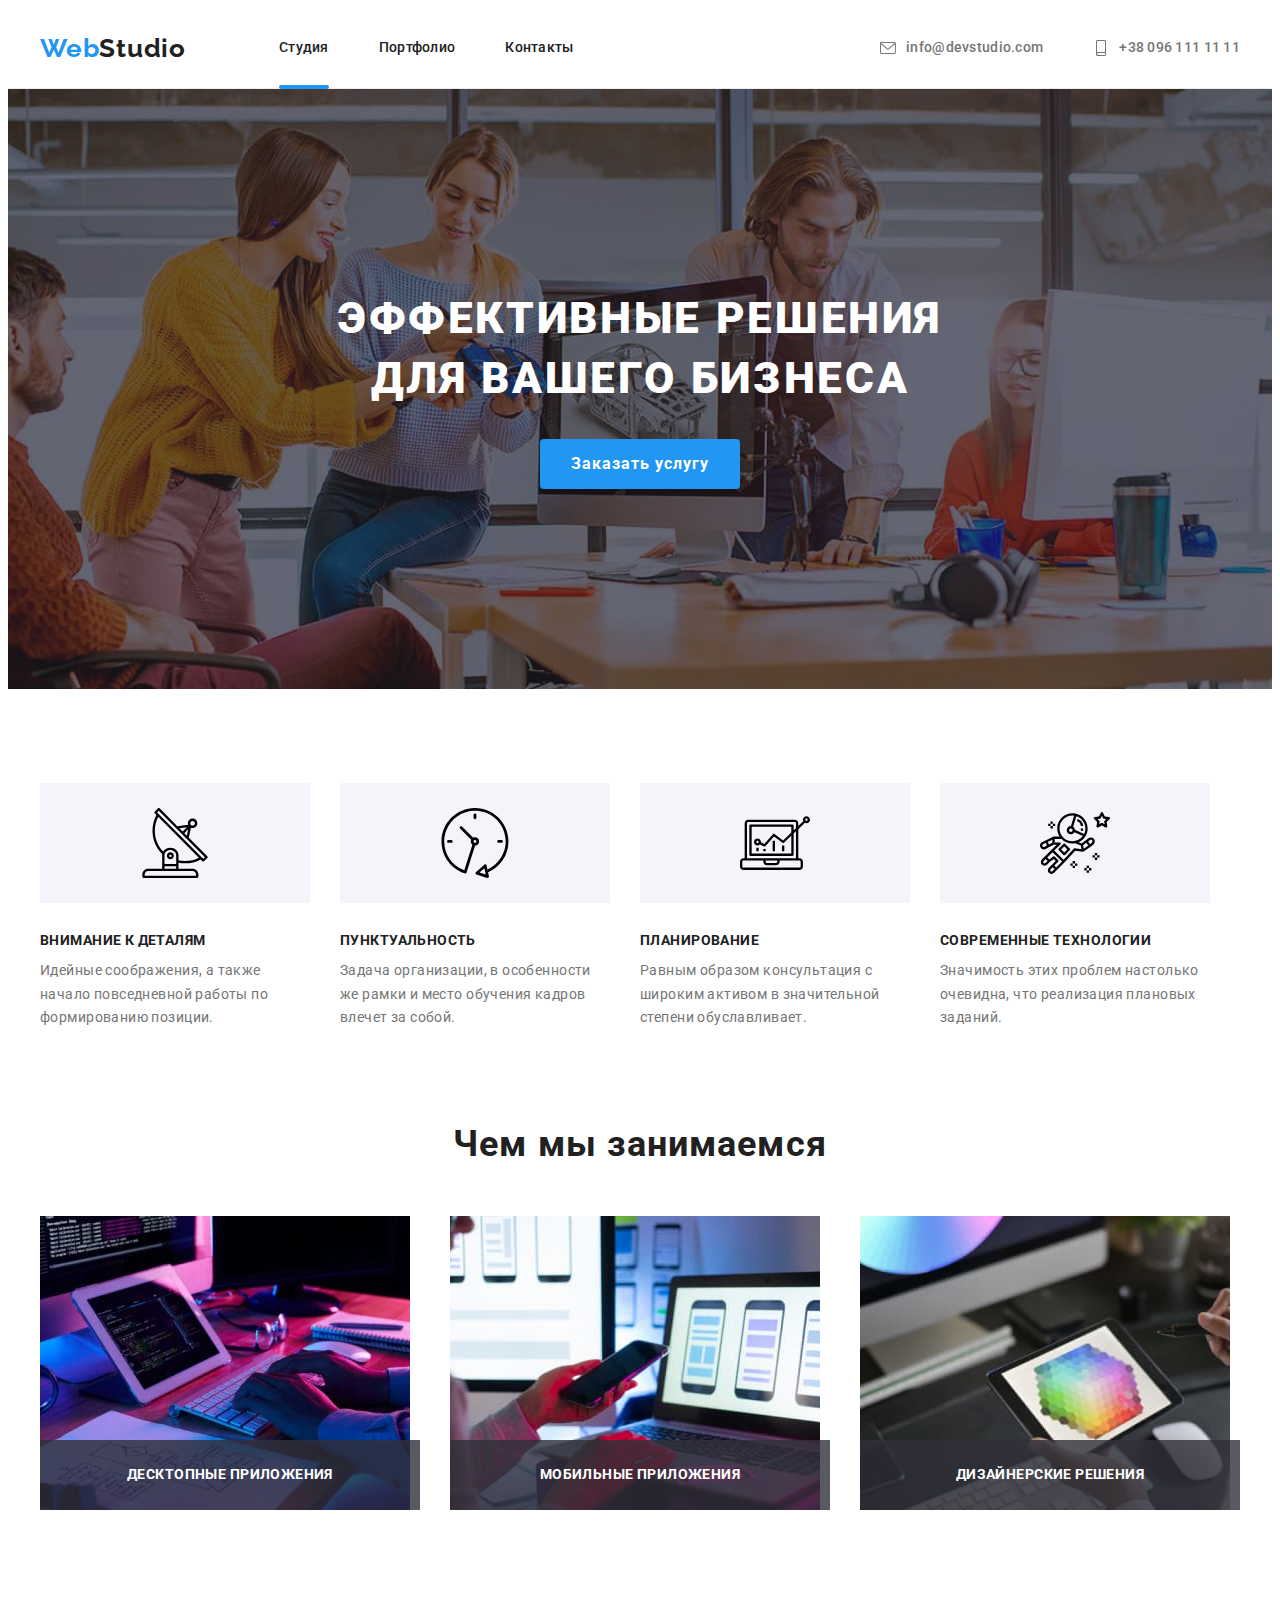
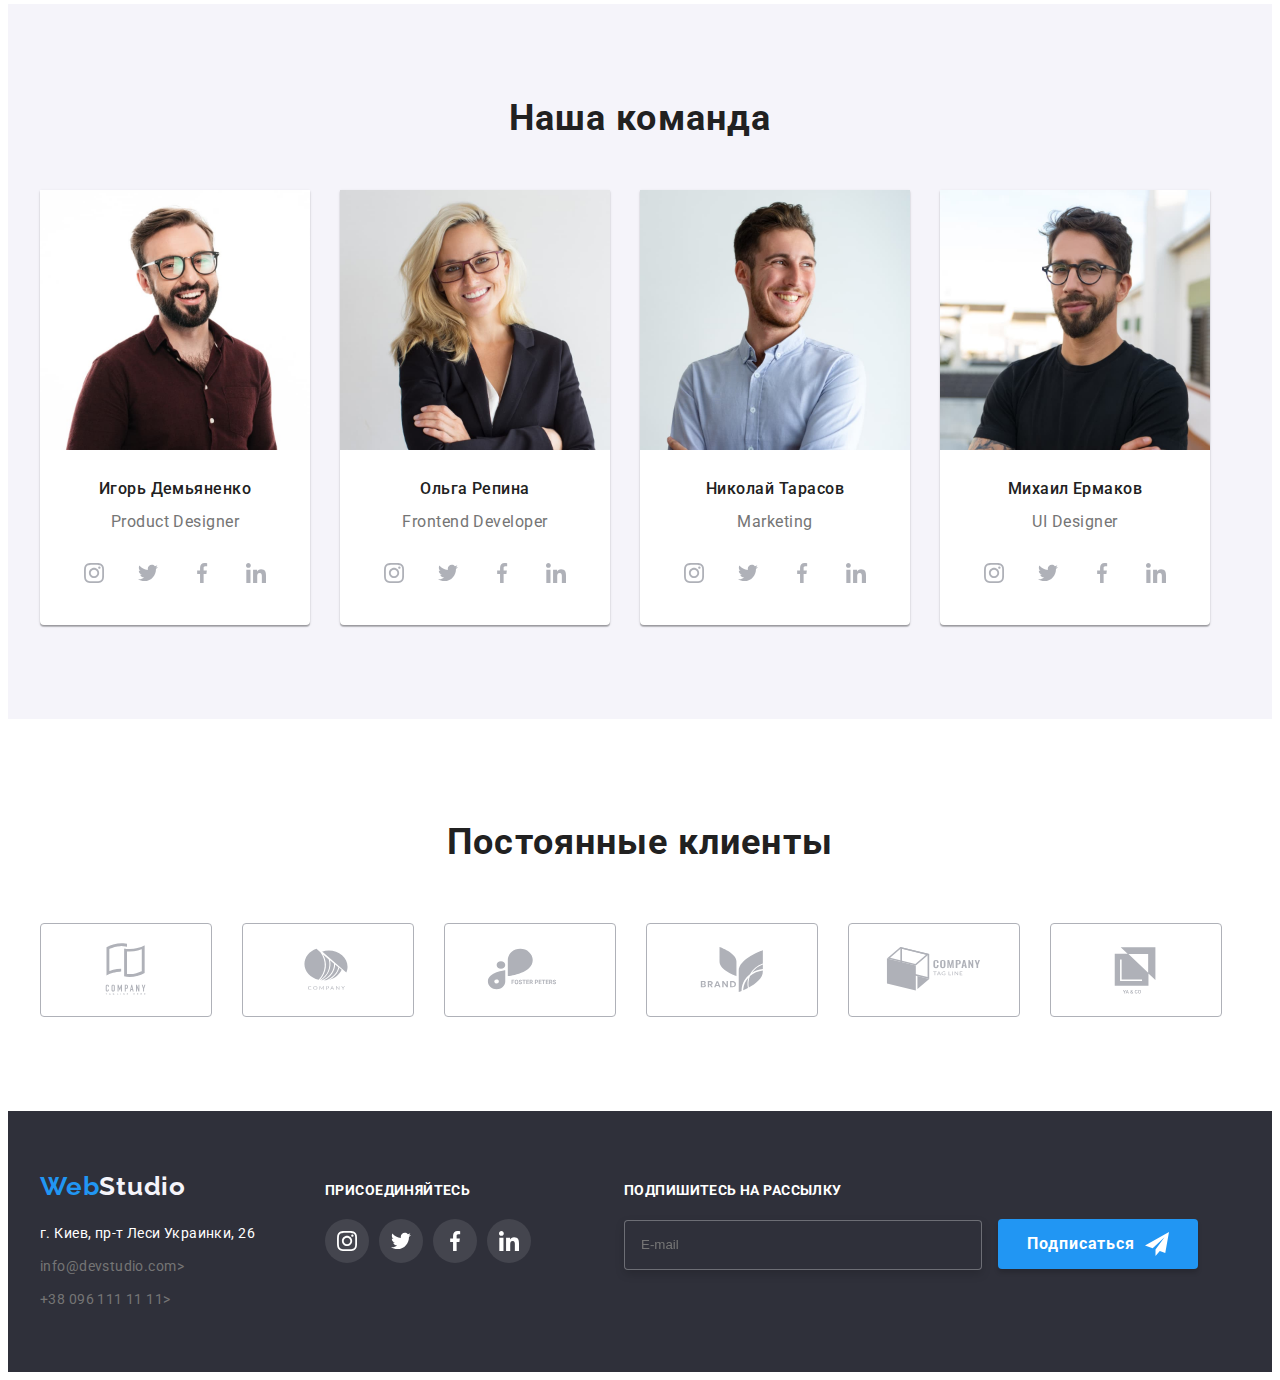
<file: index.html>
<!DOCTYPE html>
<html lang="ru">
    <head>
    <meta charset="UTF-8">
    <meta http-equiv="X-UA-Compatible" content="IE=edge">
    <meta name="viewport" content="width=device-width, initial-scale=1.0">
    <title>Document</title>
    <link rel="preconnect" href="https://fonts.googleapis.com">
    <link rel="preconnect" href="https://fonts.gstatic.com" crossorigin>
    <link href="https://fonts.googleapis.com/css2?family=Raleway:wght@700&family=Roboto:wght@400;500;700;900&display=swap"
        rel="stylesheet">
        <link rel="stylesheet"
            href="https://cdnjs.cloudflare.com/ajax/libs/modern-normalize/1.1.0/modern-normalize.min.css"
            integrity="sha512-wpPYUAdjBVSE4KJnH1VR1HeZfpl1ub8YT/NKx4PuQ5NmX2tKuGu6U/JRp5y+Y8XG2tV+wKQpNHVUX03MfMFn9Q=="
            crossorigin="anonymous" 
            referrerpolicy="no-referrer" 
        />
            
    <link rel="stylesheet" href="./css/main.min.css">
    
</head>
<body>
    <header class="header">
        <div class="container header__container">
        <a class="logo header__logo link"  href=""> Web<span class="logo_blac">Studio</span></a>
        <nav class="site-nav">
            <ul class="list site-list">
                <li class="site-list__item">
                    <a class="link site-list__link current"  href="">
                        Студия</a>
                </li>
                <li class="site-list__item">
                    <a class="link site-list__link"  href="./portfolio.html">Портфолио</a>
                </li>
                <li class="site-list__item">
                    <a class="link site-list__link"  href="">Контакты</a>
                </li>
            </ul>
        </nav>
        <ul class="list site-list connect">
            <li class="header-list"><a class="link header-mail"  href="mailto:info@devstudio.com">
                <svg class="header-social-icon" width="16px" height="16px">
                    <use href="images/icons.svg.svg#icon-envelope"></use>
                </svg>
                info@devstudio.com</a></li>
            <li class="header-list"><a class="link header-tel"  href="tel:+380961111111">
                <svg class="header-social-icon" width="16px" height="16px">
                    <use href="images/icons.svg.svg#icon-smartphone"></use>
                </svg>
                +38 096 111 11 11</a></li>
        </ul>
        </div>
    </header>

    <main>
        <section class="hero">
            <div class="container ">
            <h1 class="hero__title">Эффективные решения для вашего бизнеса</h1>
            <button class="btn hero__btn" type="button" data-modal-open>Заказать услугу</button>
            </div>
        </section>

        <section class="section">
            <div class="container">
            <h2 class="about-title visually-hidden">наши преимущества</h2>
            <ul class="list about__list">
                <li class="about__item">
                    <div class="about__container">
                        <svg width="70px" height="70px">
                        <use href="images/icons.svg.svg#icon-antenna"></use>
                        </svg>
                    </div>
                    <h3 class="about__pre-title">Внимание к деталям</h3>
                    <p class="about__after-title">Идейные соображения, а также начало повседневной работы по формированию позиции.</p>
                </li>
                <li class="about__item">
                    <div class="about__container">
                        <svg width="70px" height="70px">
                            <use href="images/icons.svg.svg#icon-clock"></use>
                        </svg>
                    </div>
                    <h3 class="about__pre-title">Пунктуальность</h3>
                    <p class="about__after-title">Задача организации, в особенности же рамки и место обучения кадров влечет за собой.</p>
                </li>
                <li class="about__item">
                    <div class="about__container">
                        <svg width="70px" height="70px">
                            <use href="images/icons.svg.svg#icon-diagram"></use>
                        </svg>
                    </div>
                    <h3 class="about__pre-title">Планирование</h3>
                    <p class="about__after-title">Равным образом консультация с широким активом в значительной степени обуславливает.</p>
                </li>
                <li class="about__item">
                    <div class="about__container">
                        <svg width="70px" height="70px">
                            <use href="images/icons.svg.svg#icon-astronaut"></use>
                        </svg>
                    </div>
                    <h3 class="about__pre-title">Современные технологии</h3>
                    <p class="about__after-title">Значимость этих проблем настолько очевидна, что реализация плановых заданий.</p>
                </li>
            </ul>
            </div>
        </section>
        <section class="work section">
            <div class="container">
            <h2 class="work__title">Чем мы занимаемся</h2>
            
                <ul class="list work__list">
                    <li class="work__item">
                        <img 
                        src="./images/img.jpg" 
                        alt="робота за монитором"
                        width="370">
                        <h3 class="work__text">Десктопные приложения</h3>
                    </li>
                    <li class="work__item">
                        <img 
                        src="./images/img1.jpg" 
                        alt="телефон подключаеться к ноутбуку"
                        width="370">
                        <h3 class="work__text">Мобильные приложения</h3>
                    </li>
                    <li class="work__item">
                        <img 
                        src="./images/img2.jpg" 
                        alt="робота за планшетом"
                        width="370">
                        <h3 class="work__text">Дизайнерские решения</h3>
                    </li>
                </ul>
            </div>
        </section>
        <section class="team section">
            <div class="container">
            <h2 class="team__title">Наша команда</h2>
                <ul class="team__list">
                    <li class="team__item">
                        <img 
                            src="./images/img3.jpg" 
                            alt="шатен в очках"
                            width="270">
                            <div class="team__description">
                        <h3 class="team__pre-title">Игорь Демьяненко</h3>
                        <p class="team__after-title" lang="en">Product Designer</p>
                        <ul class="social-list list">
                            <li class="social-item">
                                <a href="" 
                                class="social-link">
                            <svg class="social-icon" width="20" height="20">
                                <use href="images/icons.svg.svg#icon-instagram"></use>
                            </svg>
                            </a>
                            </li>
                            <li class="social-item">
                                <a href="" 
                                class="social-link">
                                <svg class="social-icon" width="20" height="20">
                                    <use href="images/icons.svg.svg#icon-twitter"></use>
                                </svg>
                            </a>
                            </li>
                            <li class="social-item">
                                <a href="" 
                                class="social-link">
                                <svg class="social-icon" width="20" height="20">
                                    <use href="images/icons.svg.svg#icon-facebook"></use>
                                </svg>
                            </a>
                            </li>
                            <li class="social-item">
                                <a href="" 
                                class="social-link">
                                <svg class="social-icon" width="20" height="20">
                                    <use href="images/icons.svg.svg#icon-linkedin"></use>
                                </svg>
                            </a>
                            </li>
                        </ul>
                        </div>
                    </li>
                    <li class="team__item">
                        <img 
                            src="./images/img4.jpg" 
                            alt="блондинка"
                            width="270">
                            <div class="team__description">
                        <h3 class="team__pre-title">Ольга Репина</h3>
                        <p class="team__after-title" lang="en">Frontend Developer</p>
                        <ul class="social-list list">
                            <li class="social-item">
                                <a href="" class="social-link">
                                    <svg class="social-icon" width="20" height="20">
                                        <use href="images/icons.svg.svg#icon-instagram"></use>
                                    </svg>
                                </a>
                            </li>
                            <li class="social-item">
                                <a href="" class="social-link">
                                    <svg class="social-icon" width="20" height="20">
                                        <use href="images/icons.svg.svg#icon-twitter"></use>
                                    </svg>
                                </a>
                            </li>
                            <li class="social-item">
                                <a href="" class="social-link">
                                    <svg class="social-icon" width="20" height="20">
                                        <use href="images/icons.svg.svg#icon-facebook"></use>
                                    </svg>
                                </a>
                            </li>
                            <li class="social-item">
                                <a href="" class="social-link">
                                    <svg class="social-icon" width="20" height="20">
                                        <use href="images/icons.svg.svg#icon-linkedin"></use>
                                    </svg>
                                </a>
                            </li>
                        </ul>
                            </div>
                    </li>
                    <li class="team__item">
                        <img 
                            src="./images/img5.jpg" 
                            alt="шатен"
                            width="270">
                            <div class="team__description">
                        <h3 class="team__pre-title">Николай Тарасов</h3>
                        <p class="team__after-title" lang="en">Marketing</p>
                        <ul class="social-list list">
                            <li class="social-item">
                                <a href="" class="social-link">
                                    <svg class="social-icon" width="20" height="20">
                                        <use href="images/icons.svg.svg#icon-instagram"></use>
                                    </svg>
                                </a>
                            </li>
                            <li class="social-item">
                                <a href="" class="social-link">
                                    <svg class="social-icon" width="20" height="20">
                                        <use href="images/icons.svg.svg#icon-twitter"></use>
                                    </svg>
                                </a>
                            </li>
                            <li class="social-item">
                                <a href="" class="social-link">
                                    <svg class="social-icon" width="20" height="20">
                                        <use href="images/icons.svg.svg#icon-facebook"></use>
                                    </svg>
                                </a>
                            </li>
                            <li class="social-item">
                                <a href="" class="social-link">
                                    <svg class="social-icon" width="20" height="20">
                                        <use href="images/icons.svg.svg#icon-linkedin"></use>
                                    </svg>
                                </a>
                            </li>
                        </ul>
                            </div>
                    </li>
                    <li class="team__item">
                        <img 
                            src="./images/img6.jpg" 
                            alt="брюнет"
                            width="270">
                            <div class="team__description">
                        <h3 class="team__pre-title">Михаил Ермаков</h3>
                        <p class="team__after-title" lang="en">UI Designer</p>
                        <ul class="social-list list">
                            <li class="social-item">
                                <a href="" class="social-link">
                                    <svg class="social-icon" width="20" height="20">
                                        <use href="images/icons.svg.svg#icon-instagram"></use>
                                    </svg>
                                </a>
                            </li>
                            <li class="social-item">
                                <a href="" class="social-link">
                                    <svg class="social-icon" width="20" height="20">
                                        <use href="images/icons.svg.svg#icon-twitter"></use>
                                    </svg>
                                </a>
                            </li>
                            <li class="social-item">
                                <a href="" class="social-link">
                                    <svg class="social-icon" width="20" height="20">
                                        <use href="images/icons.svg.svg#icon-facebook"></use>
                                    </svg>
                                </a>
                            </li>
                            <li class="social-item">
                                <a href="" class="social-link">
                                    <svg class="social-icon" width="20" height="20">
                                        <use href="images/icons.svg.svg#icon-linkedin"></use>
                                    </svg>
                                </a>
                            </li>
                        </ul>
                            </div>
                    </li>
                </ul>
                </div>
        </section>
        <section class="section">
            <div class="container">
            <h2 class="client__title">Постоянные клиенты</h2>
            <ul class="client__list list">
                <li class="client__item">
                    <a href="" class="client__link">
                        <svg class="client__icon" width="106" height="60">
                        <use href="images/icons.svg.svg#icon-logo1"></use>
                        </svg>
                    </a>
                </li>
                <li class="client__item">
                    <a href="" class="client__link">
                        <svg class="client__icon" width="106" height="60">
                            <use href="images/icons.svg.svg#icon-logo2"></use>
                        </svg>
                    </a>
                </li>
                <li class="client__item">
                    <a href="" class="client__link">
                        <svg class="client__icon" width="106" height="60">
                            <use href="images/icons.svg.svg#icon-logo3"></use>
                        </svg>
                    </a>
                </li>
                <li class="client__item">
                    <a href="" class="client__link">
                        <svg class="client__icon" width="106" height="60">
                            <use href="images/icons.svg.svg#icon-logo4"></use>
                        </svg>
                    </a>
                </li>
                <li class="client__item">
                    <a href="" class="client__link">
                        <svg class="client__icon" width="106" height="60">
                            <use href="images/icons.svg.svg#icon-logo5"></use>
                        </svg>
                    </a>
                </li>
                <li class="client__item">
                    <a href="" class="client__link">
                        <svg class="client__icon" width="106" height="60">
                            <use href="images/icons.svg.svg#icon-logo6"></use>
                        </svg>
                    </a>
                </li>
            </ul>
            </div>
        </section>
    </main>
    <footer class="footer">
        <div class="container footer__container">
            <div class="footer__address">
            <a class="logo link" href="">Web<span class="logo_white">Studio</span></a>
            <address>
                <ul class="list footer__list">
                    <li><a class="footer__pre-link" href="">г. Киев, пр-т Леси Украинки, 26</a></li>
                    <li><a class="footer__link" href="mailto:info@devstudio.com">info@devstudio.com></a></li>
                    <li><a class="footer__link" href="tel:+380961111111">+38 096 111 11 11></a></li>
                </ul>
            </address>
            </div>
            <div class="footer__social">
                <p class="footer__title">присоединяйтесь</p>
                <ul class="join__list list">
                    <li class="join__item">
                        <a href="" class="join__link">
                            <svg class="join__icon" width="20" height="20">
                                <use href="images/icons.svg.svg#icon-instagram"></use>
                            </svg>
                        </a>
                    </li>
                    <li class="join__item">
                        <a href="" class="join__link">
                            <svg class="join__icon" width="20" height="20">
                                <use href="images/icons.svg.svg#icon-twitter"></use>
                            </svg>
                        </a>
                    </li>
                    <li class="join__item">
                        <a href="" class="join__link">
                            <svg class="join__icon" width="20" height="20">
                                <use href="images/icons.svg.svg#icon-facebook"></use>
                            </svg>
                        </a>
                    </li>
                    <li class="join__item">
                        <a href="" class="join__link">
                            <svg class="join__icon" width="20" height="20">
                                <use href="images/icons.svg.svg#icon-linkedin"></use>
                            </svg>
                        </a>
                    </li>
                </ul>
            </div>
            <div class="footer__subscribe">
                <p class="footer__title">Подпишитесь на рассылку</p>
                <input
                name="E-mail"
                class="footer__input"
                placeholder="E-mail"
                type="email">
                <button type="submit" class="btn footer__btn">Подписаться<svg class="submit__icon" width="24" height="24">
                    <use href="images/icons.svg.svg#icon-telega"></use>
                </svg></button>
            </div>
        </div>
        
    </footer>
    <div class="backdrop is-hidden" data-modal>
        <div class="modal" >
            <button type="button" class="modal__close" data-modal-close>
                <svg width="18" height="18">
                    <use href="images/icons.svg.svg#icon-close-black"></use>
                </svg>
            </button>
            <p class="modal__title">Оставьте свои данные, мы вам перезвоним</p>
            <form action="#">
                <div class="form__field">
                <label class="input__text" for="user-name">Имя</label>
                <div class="input__warp">
                    <input 
                    name="user-name"
                    type="text" 
                    class="forn__input"
                    id="user-name"
                    >
                    <svg class="input__icon" width="18" height="18">
                        <use href="./images/icons.svg.svg#icon-person"></use>
                    </svg>
                    </div>
                </div>
                <div class="form__field">
                    <label class="input__text" for="user-tel">Телефон</label>
                    <div class="input__warp">
                    <input 
                    name="user-tel"
                    type="tel" 
                    class="forn__input"
                    id="user-tel"
                    >
                    <svg class="input__icon" width="18" height="18">
                        <use href="./images/icons.svg.svg#icon-user-tel"></use>
                    </svg>
                    </div>
                </div>
                <div class="form__field">
                    <label class="input__text" for="user-email">Почта</label>
                    <div class="input__warp">
                    <input 
                    name="user-email"
                    type="email" 
                    class="forn__input"
                    id="user-email"
                    >
                    <svg class="input__icon" width="18" height="18">
                        <use href="./images/icons.svg.svg#icon-user-email"></use>
                    </svg>
                    </div>
                </div>
                <div class="form__field-textarea">
                    <label class="input__text" for="user-text">Комментарий</label>
                <textarea 
                    class="form__text" 
                    id="user-text"
                    placeholder="Введите текст"></textarea></div>
                <div class="form__field-check">
                    <input 
                    type="checkbox"
                    name="policy"
                    id="policy"
                    class="policy__check visually-hidden"
                    >
                    <label for="policy" class="check__text">
                        Соглашаюсь с рассылкой и принимаю<span class="check__span">Условия договора</span>
                    </label>
                </div>

                <div class="form__button">
                    <button type="submit" class="btn">
                        Отправить
                    </button>
                </div>
               
            </form>
        </div>
    </div>
    <script src="./js/modal.js"></script>
</body>
</html>
</file>
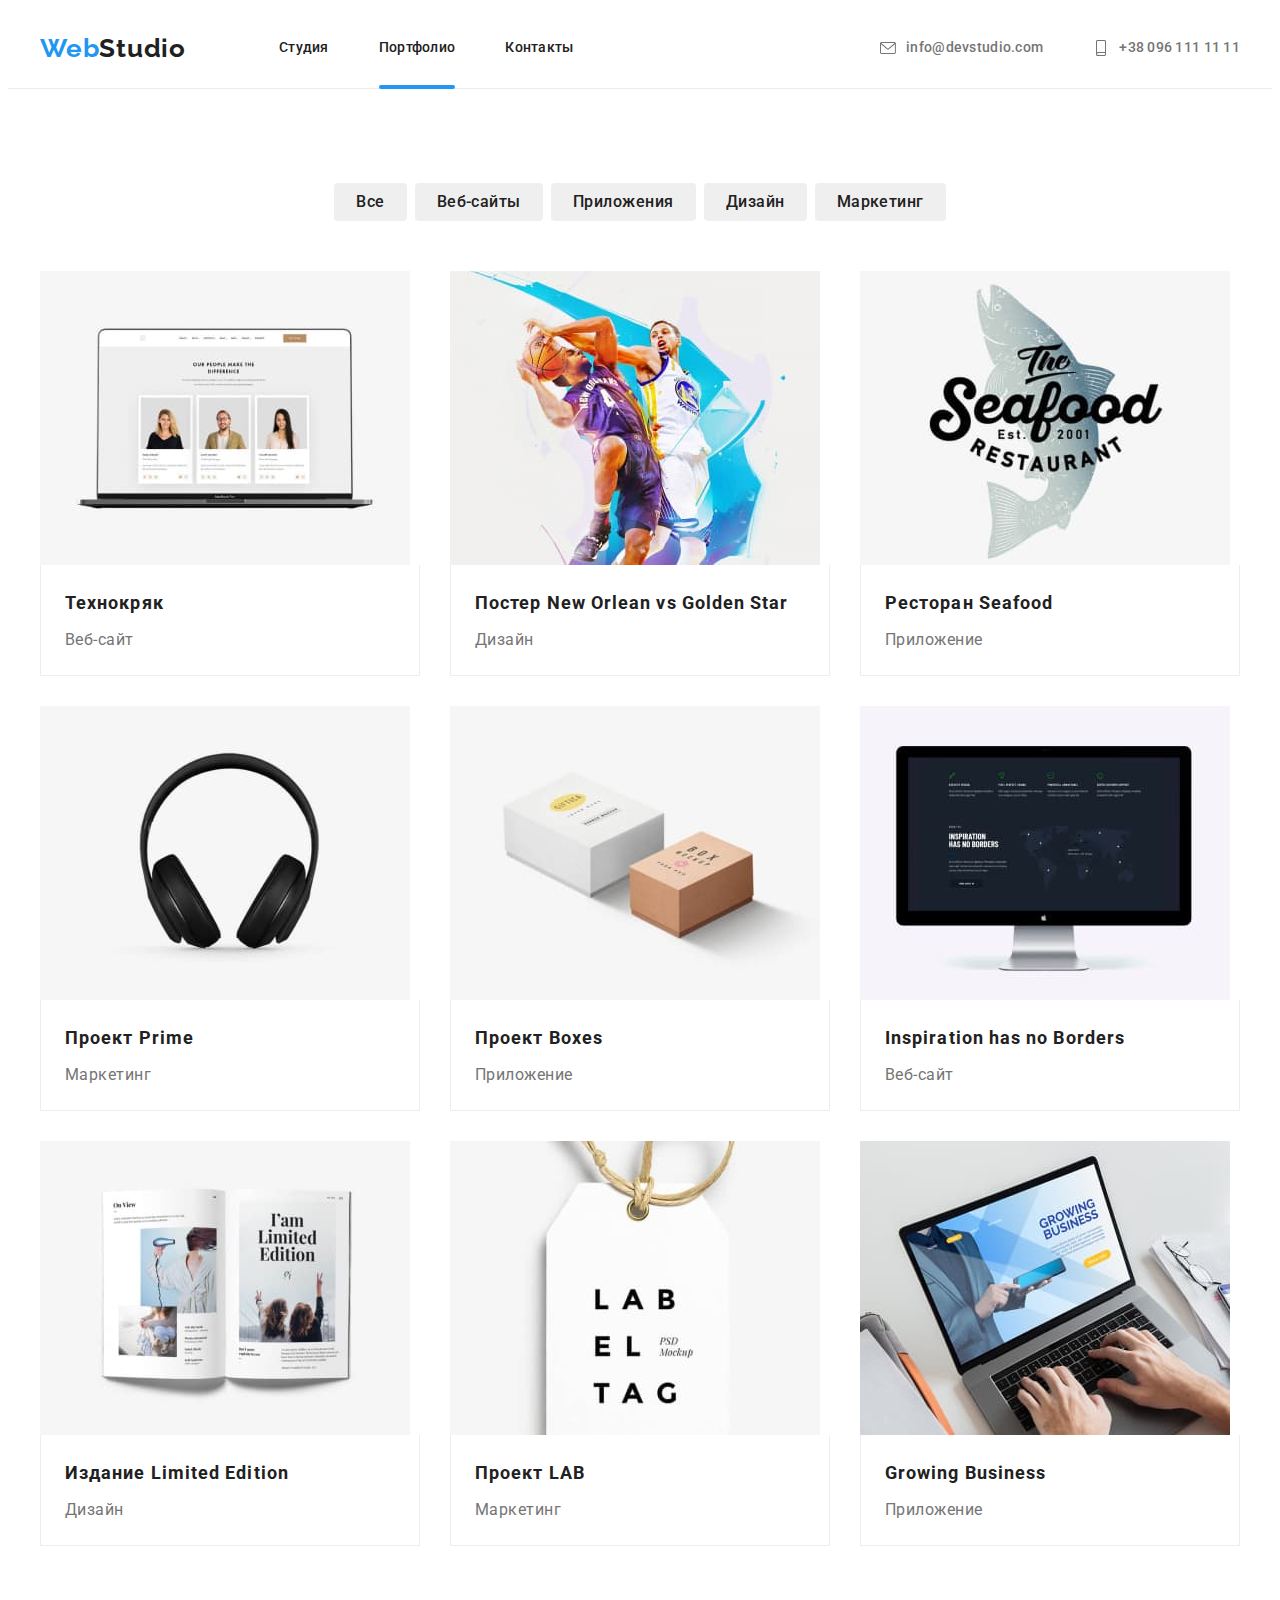
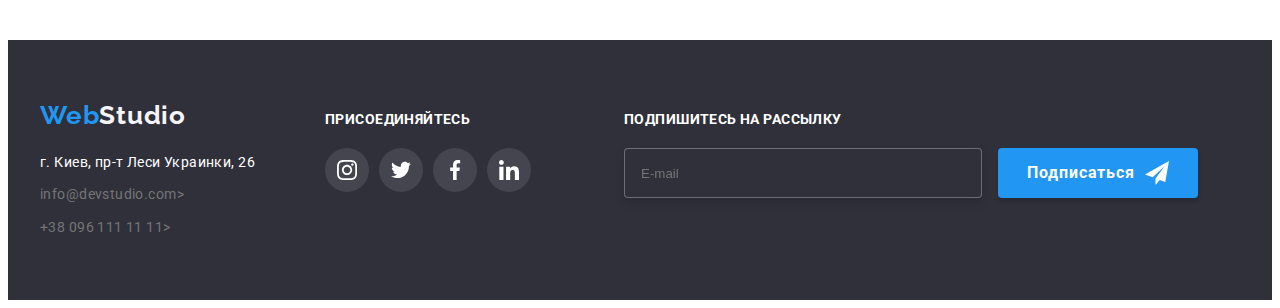
<file: portfolio.html>
<!DOCTYPE html>
<html lang="ru">
<head>
    <meta charset="UTF-8">
    <meta http-equiv="X-UA-Compatible" content="IE=edge">
    <meta name="viewport" content="width=device-width, initial-scale=1.0">
    <title>Document</title>
        <link rel="preconnect" href="https://fonts.googleapis.com">
        <link rel="preconnect" href="https://fonts.gstatic.com" crossorigin>
        <link href="https://fonts.googleapis.com/css2?family=Raleway:wght@700&family=Roboto:wght@400;500;700;900&display=swap"
            rel="stylesheet">
            <link rel="stylesheet" href="https://cdnjs.cloudflare.com/ajax/libs/modern-normalize/1.1.0/modern-normalize.min.css"
                integrity="sha512-wpPYUAdjBVSE4KJnH1VR1HeZfpl1ub8YT/NKx4PuQ5NmX2tKuGu6U/JRp5y+Y8XG2tV+wKQpNHVUX03MfMFn9Q=="
                crossorigin="anonymous" referrerpolicy="no-referrer" />
        <link rel="stylesheet" href="./css/main.min.css">
</head>
<body>
    <header class="header">
        <div class="container header__container">
        <a class="logo header__logo link"  href=""> Web<span class="logo_blac">Studio</span></a>
        <nav class="site-nav">
            <ul class="list site-list">
                <li class="site-list__item">
                    <a class="link site-list__link"  href="./index.html">
                        Студия</a>
                </li>
                <li class="site-list__item">
                    <a class="link site-list__link current"  href="./portfolio.html">Портфолио</a>
                </li>
                <li class="site-list__item">
                    <a class="link site-list__link"  href="">Контакты</a>
                </li>
            </ul>
        </nav>
        <ul class="list site-list connect">
            <li class="header-list"><a class="link header-mail"  href="mailto:info@devstudio.com">
                <svg class="header-social-icon" width="16px" height="16px">
                    <use href="images/icons.svg.svg#icon-envelope"></use>
                </svg>
                info@devstudio.com</a></li>
            <li class="header-list"><a class="link header-tel"  href="tel:+380961111111">
                <svg class="header-social-icon" width="16px" height="16px">
                    <use href="images/icons.svg.svg#icon-smartphone"></use>
                </svg>
                +38 096 111 11 11</a></li>
        </ul>
        </div>
    </header>
    <main>
        <section class="section">
            <div class="container">
            <h1 class="visually-hidden">Портфолио</h1>
            <ul class="list filter__list">
                <li class="filter__item">
                    <button class="filter__btn" type="button">Все</button>
                </li>
                <li class="filter__item">
                    <button class="filter__btn" type="button">Веб-сайты</button>
                </li>
                <li class="filter__item">
                    <button class="filter__btn" type="button">Приложения</button>
                </li>
                <li class="filter__item">
                    <button class="filter__btn" type="button">Дизайн</button>
                </li>
                <li class="filter__item">
                    <button class="filter__btn" type="button">Маркетинг</button>
                </li>
            </ul>
            <ul class="list card__list">
                <li class="card__item">
                    <a class="link card__link" href="">
                        <div class="card__thumb">
                            <img src="./images/img7.jpg" alt="ноутбук" width="370">
                            <h3 class="card__text-to">Технокряк это современная площадка распространения коронавируса. Компании используют эту
                                платформу для цифрового
                                шпионажа и атак на защищённые сервера конкурентов.</h3>
                            </div>
                            <div class="card__info">
                            <h2 class="card__text">Технокряк</h2>
                            <p class="card__after-text">Веб-сайт</p>
                        </div>
                    </a>
                </li>
                <li class="card__item">
                    <a class="link card__link" href="">
                        <div class="card__thumb">
                            <img src="./images/img8.jpg" alt="баскедбол" width="370">
                            <h3 class="card__text-to">Технокряк это современная площадка распространения коронавируса. Компании используют эту
                                платформу для цифрового
                                шпионажа и атак на защищённые сервера конкурентов.</h3>
                            </div>
                            <div class="card__info">
                            <h2 class="card__text">Постер New Orlean vs Golden Star</h2>
                            <p class="card__after-text">Дизайн</p>
                        </div>
                    </a>
                </li>
                <li class="card__item">
                    <a class="link card__link" href="">
                        <div class="card__thumb">
                            <img src="./images/img9.jpg" alt="рыбка" width="370">
                            <h3 class="card__text-to">Технокряк это современная площадка распространения коронавируса. Компании используют эту
                                платформу для цифрового
                                шпионажа и атак на защищённые сервера конкурентов.</h3>
                            </div>
                            <div class="card__info">
                            <h2 class="card__text">Ресторан Seafood</h2>
                            <p class="card__after-text">Приложение</p>
                        </div>
                    </a>
                </li>
                <li class="card__item">
                    <a class="link card__link" href="">
                        <div class="card__thumb">
                            <img src="./images/img10.jpg" alt="наушники" width="370">
                            <h3 class="card__text-to">Технокряк это современная площадка распространения коронавируса. Компании используют эту
                                платформу для цифрового
                                шпионажа и атак на защищённые сервера конкурентов.</h3>
                            </div>
                            <div class="card__info">
                            <h2 class="card__text">Проект Prime</h2>
                            <p class="card__after-text">Маркетинг</p>
                        </div>
                    </a>
                </li>
                <li class="card__item">
                    <a class="link card__link" href="">
                        <div class="card__thumb">
                            <img src="./images/img11.jpg" alt="коробки" width="370">
                            <h3 class="card__text-to">Технокряк это современная площадка распространения коронавируса. Компании используют эту
                                платформу для цифрового
                                шпионажа и атак на защищённые сервера конкурентов.</h3>
                            </div>
                            <div class="card__info">
                            <h2 class="card__text">Проект Boxes</h2>
                            <p class="card__after-text">Приложение</p>
                        </div>
                    </a>
                </li>
                <li class="card__item">
                    <a class="link card__link" href="">
                        <div class="card__thumb">
                            <img src="./images/img12.jpg" alt="моник" width="370">
                            <h3 class="card__text-to">Технокряк это современная площадка распространения коронавируса. Компании используют эту
                                платформу для цифрового
                                шпионажа и атак на защищённые сервера конкурентов.</h3>
                            </div>
                            <div class="card__info">
                            <h2 class="card__text">Inspiration has no Borders</h2>
                            <p class="card__after-text">Веб-сайт</p>
                        </div>
                    </a>
                </li>
                <li class="card__item">
                    <a class="link card__link" href="">
                        <div class="card__thumb">
                            <img src="./images/img13.jpg" alt="книга" width="370">
                            <h3 class="card__text-to">Технокряк это современная площадка распространения коронавируса. Компании используют эту
                                платформу для цифрового
                                шпионажа и атак на защищённые сервера конкурентов.</h3>
                            </div>
                            <div class="card__info">
                            <h2 class="card__text">Издание Limited Edition</h2>
                            <p class="card__after-text">Дизайн</p>
                        </div>
                    </a>
                </li>
                <li class="card__item">
                    <a class="link card__link" href="">
                        <div class="card__thumb">
                            <img src="./images/img14.jpg" alt="етикетка" width="370">
                            <h3 class="card__text-to">Технокряк это современная площадка распространения коронавируса. Компании используют эту
                                платформу для цифрового
                                шпионажа и атак на защищённые сервера конкурентов.</h3>
                            </div>
                            <div class="card__info">
                            <h2 class="card__text">Проект LAB</h2>
                            <p class="card__after-text">Маркетинг</p>
                        </div>
                    </a>
                </li>
                <li class="card__item">
                    <a class="link card__link" href="">
                        <div class="card__thumb">
                            <img src="./images/img15.jpg" alt="ноутбук2" width="370">
                            <h3 class="card__text-to">Технокряк это современная площадка распространения коронавируса. Компании используют эту
                                платформу для цифрового
                                шпионажа и атак на защищённые сервера конкурентов.</h3>
                            </div>
                            <div class="card__info">
                            <h2 class="card__text">Growing Business</h2>
                            <p class="card__after-text">Приложение</p>
                        </div>
                    </a>
                </li>
            </ul>
            </div>
        </section>
    </main>
    <footer class="footer">
        <div class="container footer__container">
            <div class="footer__address">
            <a class="logo link" href="">Web<span class="logo_white">Studio</span></a>
            <address>
                <ul class="list footer__list">
                    <li><a class="footer__pre-link" href="">г. Киев, пр-т Леси Украинки, 26</a></li>
                    <li><a class="footer__link" href="mailto:info@devstudio.com">info@devstudio.com></a></li>
                    <li><a class="footer__link" href="tel:+380961111111">+38 096 111 11 11></a></li>
                </ul>
            </address>
            </div>
            <div class="footer__social">
                <p class="footer__title">присоединяйтесь</p>
                <ul class="join__list list">
                    <li class="join__item">
                        <a href="" class="join__link">
                            <svg class="join__icon" width="20" height="20">
                                <use href="images/icons.svg.svg#icon-instagram"></use>
                            </svg>
                        </a>
                    </li>
                    <li class="join__item">
                        <a href="" class="join__link">
                            <svg class="join__icon" width="20" height="20">
                                <use href="images/icons.svg.svg#icon-twitter"></use>
                            </svg>
                        </a>
                    </li>
                    <li class="join__item">
                        <a href="" class="join__link">
                            <svg class="join__icon" width="20" height="20">
                                <use href="images/icons.svg.svg#icon-facebook"></use>
                            </svg>
                        </a>
                    </li>
                    <li class="join__item">
                        <a href="" class="join__link">
                            <svg class="join__icon" width="20" height="20">
                                <use href="images/icons.svg.svg#icon-linkedin"></use>
                            </svg>
                        </a>
                    </li>
                </ul>
            </div>
            <div class="footer__subscribe">
                <p class="footer__title">Подпишитесь на рассылку</p>
                <input
                name="E-mail"
                class="footer__input"
                placeholder="E-mail"
                type="email">
                <button type="submit" class="btn footer__btn">Подписаться<svg class="submit__icon" width="24" height="24">
                    <use href="images/icons.svg.svg#icon-telega"></use>
                </svg></button>
            </div>
        </div>
        
    </footer>
</body>
</html>
</file>
<file: css/main.min.css>
:root{--header-color: #212121;--accent-color: #2196f3;--first-title-color: #2f303a;--second-title-color: #e5e5e5;--footer-color: #757575;--one-title-color: #ffffff;--icon-color: #afb1b8}body{font-family:'Roboto', sans-serif;color:var(--header-color);background:var(--one-title-color)}p,h1,h2,h3,h4,h5,h6{margin:0}ul{margin:0;padding:0}img{display:block}.list{list-style:none}.link{text-decoration:none}.foot-pointer{cursor:default}.section{padding-top:94px;padding-bottom:94px}.container{width:1200px;padding-left:15px;padding-right:15px;margin:0 auto}.logo{font-family:'Raleway';font-weight:700;font-size:26px;line-height:1.19;letter-spacing:0.03em;color:#2196f3}.current{color:var(--accent-color);display:-webkit-box;display:-ms-flexbox;display:flex;position:relative}.current::after{content:'';width:100%;height:4px;position:absolute;background-color:var(--accent-color);border-radius:2px;left:0;bottom:-1px}.btn{cursor:pointer;font-family:inherit;font-weight:700;font-size:16px;line-height:1.87;text-align:center;letter-spacing:0.06em;color:#ffffff;background-color:var(--accent-color);-webkit-box-shadow:0px 4px 4px rgba(0,0,0,0.15);box-shadow:0px 4px 4px rgba(0,0,0,0.15);border-radius:4px;border:none;min-width:200px;min-height:50px;-webkit-transition:background-color 250ms cubic-bezier(0.4, 0, 0.2, 1);transition:background-color 250ms cubic-bezier(0.4, 0, 0.2, 1)}.btn:hover,.btn:focus{background-color:#188ce8}.visually-hidden{position:absolute;white-space:nowrap;width:1px;height:1px;overflow:hidden;border:0;padding:0;clip:rect(0 0 0 0);-webkit-clip-path:inset(50%);clip-path:inset(50%);margin:-1px}.header{border-bottom:1px solid #ececec;background-color:var(--one-title-color)}.site-list{display:-webkit-box;display:-ms-flexbox;display:flex}.header__container{display:-webkit-box;display:-ms-flexbox;display:flex;-webkit-box-align:center;-ms-flex-align:center;align-items:center}.connect{margin-left:auto}.logo_blac{color:#212121}.header__logo{margin-right:93px}.site-list__item:not(:last-child){margin-right:50px}.header-list:not(:last-child){margin-right:50px}.site-list__link{font-weight:500;font-size:14px;line-height:1.14;letter-spacing:0.02em;color:var(--header-color);display:block;padding-top:32px;padding-bottom:32px;-webkit-transition:color 250ms cubic-bezier(0.4, 0, 0.2, 1);transition:color 250ms cubic-bezier(0.4, 0, 0.2, 1)}.site-list__link:hover,.site-list__link:focus{color:var(--accent-color)}.header-tel{font-weight:500;font-size:14px;line-height:1.14;letter-spacing:0.02em;color:var(--footer-color);display:-webkit-box;display:-ms-flexbox;display:flex;-webkit-transition:color 250ms cubic-bezier(0.4, 0, 0.2, 1);transition:color 250ms cubic-bezier(0.4, 0, 0.2, 1)}.header-tel:hover,.header-tel:focus{color:var(--accent-color)}.header-mail{font-weight:500;font-size:14px;line-height:1.14;letter-spacing:0.02em;color:var(--footer-color);display:-webkit-box;display:-ms-flexbox;display:flex;-webkit-transition:color 250ms cubic-bezier(0.4, 0, 0.2, 1);transition:color 250ms cubic-bezier(0.4, 0, 0.2, 1)}.header-mail:hover,.header-mail:focus{color:var(--accent-color)}.header-social-icon{margin-right:10px;fill:currentColor}.header-social-icon:focus,.header-social-icon:hover{fill:var(--accent-color);color:var(--accent-color)}.hero{max-width:1600px;margin-left:auto;margin-right:auto;background-color:var(--first-title-color);text-align:center;padding:200px 0px;background-image:-webkit-gradient(linear, left top, left bottom, from(rgba(47,48,58,0.4)), to(rgba(47,48,58,0.4))),url(../images/hero-bg.jpg);background-image:linear-gradient(rgba(47,48,58,0.4), rgba(47,48,58,0.4)),url(../images/hero-bg.jpg);background-repeat:no-repeat;background-position:center;background-size:cover}.hero__title{font-weight:900;font-size:44px;line-height:1.36;text-align:center;letter-spacing:0.06em;text-transform:uppercase;color:#ffffff;max-width:696px;margin-bottom:30px;margin:auto}.hero__btn{margin-top:30px}.about__container{width:270px;height:120px;background-color:#f5f4fa;display:-webkit-box;display:-ms-flexbox;display:flex;-webkit-box-pack:center;-ms-flex-pack:center;justify-content:center;-webkit-box-align:center;-ms-flex-align:center;align-items:center;margin-bottom:30px}.about__list{display:-webkit-box;display:-ms-flexbox;display:flex}.about__item{max-width:270px}.about__item:not(:last-child){margin-right:30px}.about__pre-title{font-weight:700;font-size:14px;line-height:1.14;letter-spacing:0.03em;text-transform:uppercase;color:var(--header-color);margin-bottom:10px}.about__after-title{font-weight:400;font-size:14px;line-height:1.71;letter-spacing:0.03em;color:var(--footer-color)}.work{padding-top:0px}.work__title{font-weight:700;font-size:36px;line-height:1.16;text-align:center;letter-spacing:0.03em;color:var(--header-color);margin-bottom:50px}.work__list{display:-webkit-box;display:-ms-flexbox;display:flex;margin:-15px}.work__item{-ms-flex-preferred-size:calc(100% / 3 - 30px);flex-basis:calc(100% / 3 - 30px);margin:15px;position:relative}.work__text{font-weight:700;font-size:14px;line-height:1.14;text-align:center;letter-spacing:0.03em;text-transform:uppercase;display:-webkit-box;display:-ms-flexbox;display:flex;color:var(--one-title-color);width:100%;height:70px;position:absolute;bottom:0;left:0;-webkit-box-align:center;-ms-flex-align:center;align-items:center;-webkit-box-pack:center;-ms-flex-pack:center;justify-content:center;background-color:rgba(47,48,58,0.8)}.team{background-color:#f5f4fa}.team__title{font-weight:700;font-size:36px;line-height:1.16;text-align:center;letter-spacing:0.03em;color:var(--header-color);margin-bottom:50px}.team__pre-title{font-weight:500;font-size:16px;line-height:1.18;text-align:center;letter-spacing:0.03em;color:var(--header-color);margin-bottom:10px}.team__after-title{font-size:16px;line-height:1.66;text-align:center;letter-spacing:0.03em;color:var(--footer-color);margin-bottom:16px}.team__list{display:-webkit-box;display:-ms-flexbox;display:flex;list-style:none}.team__item:not(:last-child){margin-right:30px}.team-list li:not(:last-child){margin-right:30px}.team__item{background-color:#ffffff;-webkit-box-shadow:0px 1px 3px rgba(0,0,0,0.12),0px 1px 1px rgba(0,0,0,0.14),0px 2px 1px rgba(0,0,0,0.2);box-shadow:0px 1px 3px rgba(0,0,0,0.12),0px 1px 1px rgba(0,0,0,0.14),0px 2px 1px rgba(0,0,0,0.2);border-radius:0px 0px 4px 4px}.team__description{padding-top:30px;padding-bottom:30px}.social-list{display:-webkit-box;display:-ms-flexbox;display:flex;-webkit-box-pack:center;-ms-flex-pack:center;justify-content:center}.social-item+.social-item{margin-left:10px}.social-link{width:44px;height:44px;background-color:var(--one-title-color);display:-webkit-box;display:-ms-flexbox;display:flex;-webkit-box-pack:center;-ms-flex-pack:center;justify-content:center;-webkit-box-align:center;-ms-flex-align:center;align-items:center;border-radius:50%;-webkit-transition:250ms cubic-bezier(0.4, 0, 0.2, 1);transition:250ms cubic-bezier(0.4, 0, 0.2, 1)}.social-link:hover,.social-link:focus{background-color:var(--accent-color)}.social-icon{fill:var(--icon-color);-webkit-transition:250ms cubic-bezier(0.4, 0, 0.2, 1);transition:250ms cubic-bezier(0.4, 0, 0.2, 1)}.social-link:hover .social-icon,.social-link:focus .social-icon{fill:var(--one-title-color)}.client__title{font-weight:700;font-size:36px;line-height:1.66;text-align:center;letter-spacing:0.03em;color:#212121;margin-bottom:50px}.client__list{display:-webkit-box;display:-ms-flexbox;display:flex}.client__link{width:170px;height:92px;background-color:var(--one-title-color);display:-webkit-box;display:-ms-flexbox;display:flex;-webkit-box-pack:center;-ms-flex-pack:center;justify-content:center;-webkit-box-align:center;-ms-flex-align:center;align-items:center;border-radius:4px;border:1px solid var(--icon-color);-webkit-transition:background-color 250ms cubic-bezier(0.4, 0, 0.2, 1);transition:background-color 250ms cubic-bezier(0.4, 0, 0.2, 1)}.client__link:hover,.client__link:focus{border-color:var(--accent-color)}.client__icon{fill:var(--icon-color);-webkit-transition:fill 250ms cubic-bezier(0.4, 0, 0.2, 1);transition:fill 250ms cubic-bezier(0.4, 0, 0.2, 1)}.client__link:hover .client__icon,.client__link:focus .client__icon{fill:var(--accent-color)}.client__item:not(:last-child){margin-right:30px}.footer{background-color:var(--first-title-color);padding-top:60px;padding-bottom:60px}.footer__container{display:-webkit-box;display:-ms-flexbox;display:flex;-webkit-box-align:baseline;-ms-flex-align:baseline;align-items:baseline}.logo_white{color:#f5f4fa}.footer__pre-link{font-size:14px;line-height:1.71;letter-spacing:0.03em;color:#ffffff;-webkit-transition:color 250ms cubic-bezier(0.4, 0, 0.2, 1);transition:color 250ms cubic-bezier(0.4, 0, 0.2, 1);text-decoration:none}.footer__pre-link:hover{color:#b8b7bd}.footer__link{font-size:14px;line-height:1.71;letter-spacing:0.03em;color:var(--footer-color);text-decoration:none;display:block;-webkit-transition:color 250ms cubic-bezier(0.4, 0, 0.2, 1);transition:color 250ms cubic-bezier(0.4, 0, 0.2, 1)}.footer__link:hover{color:#b8b7bd}.footer__list li:not(:last-child){margin-bottom:9px}address{font-style:normal;margin-top:20px}.footer__title{font-weight:700;font-size:14px;line-height:1.14;letter-spacing:0.03em;text-transform:uppercase;color:#ffffff;margin-bottom:20px}.footer__social{display:block;margin-left:70px}.join__list{display:-webkit-box;display:-ms-flexbox;display:flex;-webkit-box-pack:center;-ms-flex-pack:center;justify-content:center}.join__link{width:44px;height:44px;background-color:rgba(255,255,255,0.1);display:-webkit-box;display:-ms-flexbox;display:flex;-webkit-box-pack:center;-ms-flex-pack:center;justify-content:center;-webkit-box-align:center;-ms-flex-align:center;align-items:center;border-radius:50%;-webkit-transition:background-color 250ms cubic-bezier(0.4, 0, 0.2, 1);transition:background-color 250ms cubic-bezier(0.4, 0, 0.2, 1)}.join__link:hover,.join__link:focus{background-color:var(--accent-color)}.join__item:not(:last-child){margin-right:10px}.join__icon{fill:var(--one-title-color)}.footer-social-link:hover .join__icon,.footer-social-link:focus .join__icon{fill:var(--one-title-color)}.footer__subscribe{margin-left:93px}.footer__input{width:358px;height:50px;border:1px solid rgba(255,255,255,0.3);-webkit-box-sizing:border-box;box-sizing:border-box;-webkit-filter:drop-shadow(0px 4px 4px rgba(0,0,0,0.15));filter:drop-shadow(0px 4px 4px rgba(0,0,0,0.15));border-radius:4px;background-color:var(--first-title-color);padding-left:16px;outline:none;color:var(--one-title-color);-webkit-transition:border-color 250ms cubic-bezier(0.4, 0, 0.2, 1);transition:border-color 250ms cubic-bezier(0.4, 0, 0.2, 1);cursor:pointer}.footer__input:focus{border-color:var(--accent-color)}.footer__input:focus::-webkit-input-placeholder{color:var(--accent-color);-webkit-transition:color 250ms cubic-bezier(0.4, 0, 0.2, 1);transition:color 250ms cubic-bezier(0.4, 0, 0.2, 1)}.footer__input:focus:-ms-input-placeholder{color:var(--accent-color);-webkit-transition:color 250ms cubic-bezier(0.4, 0, 0.2, 1);transition:color 250ms cubic-bezier(0.4, 0, 0.2, 1)}.footer__input:focus::-ms-input-placeholder{color:var(--accent-color);-webkit-transition:color 250ms cubic-bezier(0.4, 0, 0.2, 1);transition:color 250ms cubic-bezier(0.4, 0, 0.2, 1)}.footer__input:focus::placeholder{color:var(--accent-color);-webkit-transition:color 250ms cubic-bezier(0.4, 0, 0.2, 1);transition:color 250ms cubic-bezier(0.4, 0, 0.2, 1)}.footer__btn{margin-left:12px;display:-webkit-inline-box;display:-ms-inline-flexbox;display:inline-flex;-webkit-box-align:center;-ms-flex-align:center;align-items:center;-webkit-box-pack:center;-ms-flex-pack:center;justify-content:center}.submit__icon{margin-left:10px}.filter__list{display:-webkit-box;display:-ms-flexbox;display:flex;-webkit-box-pack:center;-ms-flex-pack:center;justify-content:center;margin-bottom:50px}.filter__list li:not(:last-child){margin-right:8px}.filter__btn{font-family:inherit;font-weight:500;font-size:16px;line-height:1.62;text-align:center;letter-spacing:0.03em;color:var(--header-color);display:block;margin:0;padding:6px 22px;border-radius:4px;border:none;cursor:pointer;-webkit-transition:color 250ms cubic-bezier(0.4, 0, 0.2, 1),background-color 250ms cubic-bezier(0.4, 0, 0.2, 1),-webkit-box-shadow 250ms cubic-bezier(0.4, 0, 0.2, 1);transition:color 250ms cubic-bezier(0.4, 0, 0.2, 1),background-color 250ms cubic-bezier(0.4, 0, 0.2, 1),-webkit-box-shadow 250ms cubic-bezier(0.4, 0, 0.2, 1);transition:color 250ms cubic-bezier(0.4, 0, 0.2, 1),background-color 250ms cubic-bezier(0.4, 0, 0.2, 1),box-shadow 250ms cubic-bezier(0.4, 0, 0.2, 1);transition:color 250ms cubic-bezier(0.4, 0, 0.2, 1),background-color 250ms cubic-bezier(0.4, 0, 0.2, 1),box-shadow 250ms cubic-bezier(0.4, 0, 0.2, 1),-webkit-box-shadow 250ms cubic-bezier(0.4, 0, 0.2, 1)}.filter__btn:hover,.filter__btn:focus{background-color:var(--accent-color);color:var(--one-title-color);-webkit-box-shadow:0px 3px 1px rgba(0,0,0,0.1),0px 1px 2px rgba(0,0,0,0.08),0px 2px 2px rgba(0,0,0,0.12);box-shadow:0px 3px 1px rgba(0,0,0,0.1),0px 1px 2px rgba(0,0,0,0.08),0px 2px 2px rgba(0,0,0,0.12)}.card__text{font-weight:700;font-size:18px;line-height:2;letter-spacing:0.06em;color:var(--header-color);margin-bottom:4px}.card__after-text{font-size:16px;line-height:1.87;letter-spacing:0.03em;color:#757575}.card__container{display:-webkit-box;display:-ms-flexbox;display:flex;-webkit-box-align:center;-ms-flex-align:center;align-items:center}.card__list{display:-webkit-box;display:-ms-flexbox;display:flex;-ms-flex-wrap:wrap;flex-wrap:wrap;margin-left:-30px;margin-top:-30px}.card__link{display:block;-webkit-transition:250ms cubic-bezier(0.4, 0, 0.2, 1);transition:250ms cubic-bezier(0.4, 0, 0.2, 1)}.card__link:hover,.card__link:focus{-webkit-box-shadow:0px 1px 3px rgba(0,0,0,0.12),0px 1px 1px rgba(0,0,0,0.14),0px 2px 1px rgba(0,0,0,0.2);box-shadow:0px 1px 3px rgba(0,0,0,0.12),0px 1px 1px rgba(0,0,0,0.14),0px 2px 1px rgba(0,0,0,0.2)}.card__thumb{width:370px;position:relative;overflow:hidden}.card__item{width:calc((100% - 90px) / 3);margin-left:30px;margin-top:30px}.card__item :hover .card__text-to{-webkit-transform:translateY(0%);transform:translateY(0%)}.card__item :focus .card__text-to{-webkit-transform:translateY(0%);transform:translateY(0%)}.card__info{border:1px solid #eeeeee;border-top:none;padding:20px 24px}.card__text-to{position:absolute;top:0;left:0;background-color:rgba(33,150,243,0.9);color:var(--one-title-color);font-weight:400;font-size:18px;line-height:1.56;letter-spacing:0.03em;padding:64px 24px 64px 24px;margin:0;height:100%;border-top-right-radius:4px;border-top-left-radius:4px;-webkit-transform:translateY(100%);transform:translateY(100%);-webkit-transition:-webkit-transform 250ms linear,-webkit-box-shadow 250ms cubic-bezier(0.4, 0, 0.2, 1);transition:-webkit-transform 250ms linear,-webkit-box-shadow 250ms cubic-bezier(0.4, 0, 0.2, 1);transition:transform 250ms linear,box-shadow 250ms cubic-bezier(0.4, 0, 0.2, 1);transition:transform 250ms linear,box-shadow 250ms cubic-bezier(0.4, 0, 0.2, 1),-webkit-transform 250ms linear,-webkit-box-shadow 250ms cubic-bezier(0.4, 0, 0.2, 1)}.backdrop{position:fixed;top:0;width:100vw;height:100vh;background:rgba(0,0,0,0.2);-webkit-transition:250ms cubic-bezier(0.4, 0, 0.2, 1);transition:250ms cubic-bezier(0.4, 0, 0.2, 1)}.modal{width:528px;min-height:581px;background:#ffffff;-webkit-box-shadow:0px 1px 3px rgba(0,0,0,0.12),0px 1px 1px rgba(0,0,0,0.14),0px 2px 1px rgba(0,0,0,0.2);box-shadow:0px 1px 3px rgba(0,0,0,0.12),0px 1px 1px rgba(0,0,0,0.14),0px 2px 1px rgba(0,0,0,0.2);border-radius:4px;position:absolute;top:50%;left:50%;-webkit-transform:translate(-50%, -50%);transform:translate(-50%, -50%);padding:35px}.modal__close{width:30px;height:30px;border-radius:50%;background:#ffffff;border:1px solid rgba(0,0,0,0.1);display:-webkit-box;display:-ms-flexbox;display:flex;-webkit-box-align:center;-ms-flex-align:center;align-items:center;-webkit-box-pack:center;-ms-flex-pack:center;justify-content:center;position:absolute;top:8px;right:8px;cursor:pointer}.modal__close:hover,.modal__close:focus{fill:var(--accent-color)}.is-hidden{opacity:0;pointer-events:none;visibility:hidden}.modal__title{font-weight:700;font-size:20px;line-height:1.15;text-align:center;letter-spacing:0.03em;margin-bottom:12px;color:var(--header-color)}.form__field{margin-bottom:10px}.form__field-check{margin-bottom:30px}.form__field-textarea{margin-bottom:20px}.forn__input{width:448px;height:40px;border:1px solid rgba(33,33,33,0.2);border-radius:4px;padding-left:42px;outline:none;cursor:pointer;-webkit-transition:border-color 250ms cubic-bezier(0.4, 0, 0.2, 1);transition:border-color 250ms cubic-bezier(0.4, 0, 0.2, 1)}.forn__input:focus{border-color:var(--accent-color)}.forn__input:focus+.input__icon{fill:var(--accent-color)}.input__text{font-size:12px;line-height:14px;letter-spacing:0.01em;display:block;margin-bottom:4px;color:var(--footer-color)}.input__warp{position:relative}.input__icon{position:absolute;left:14px;top:50%;-webkit-transform:translateY(-50%);transform:translateY(-50%);-webkit-transition:fill 250ms cubic-bezier(0.4, 0, 0.2, 1);transition:fill 250ms cubic-bezier(0.4, 0, 0.2, 1)}.form__text{width:448px;height:120px;border:1px solid rgba(33,33,33,0.2);border-radius:4px;resize:none;outline:none;cursor:pointer;padding:16px}.form__text:focus{border-color:var(--accent-color)}.form__text::-webkit-input-placeholder{color:rgba(117,117,117,0.5)}.form__text:-ms-input-placeholder{color:rgba(117,117,117,0.5)}.form__text::-ms-input-placeholder{color:rgba(117,117,117,0.5)}.form__text::placeholder{color:rgba(117,117,117,0.5)}.check__text{font-size:14px;line-height:1.71px;letter-spacing:0.03em;color:var(--footer-color);display:-webkit-box;display:-ms-flexbox;display:flex;-webkit-box-align:center;-ms-flex-align:center;align-items:center}.check__text::before{content:"";width:15px;height:15px;border:2px solid #000000;border-radius:2px;margin-right:8px}.policy__check:hover+.check__text::before,.policy__check:focus+.check__text::before{border:2px solid var(--accent-color)}.policy__check:checked+.check__text::before{border:none;background-image:url(../images/check.svg);background-repeat:no-repeat;background-position:center;background-size:cover}.form__button{display:-webkit-box;display:-ms-flexbox;display:flex;-webkit-box-pack:center;-ms-flex-pack:center;justify-content:center}.form__check{margin-bottom:30px}.check__span{color:var(--accent-color);text-decoration:underline;margin-left:3px}
/*# sourceMappingURL=main.min.css.map */
</file>
